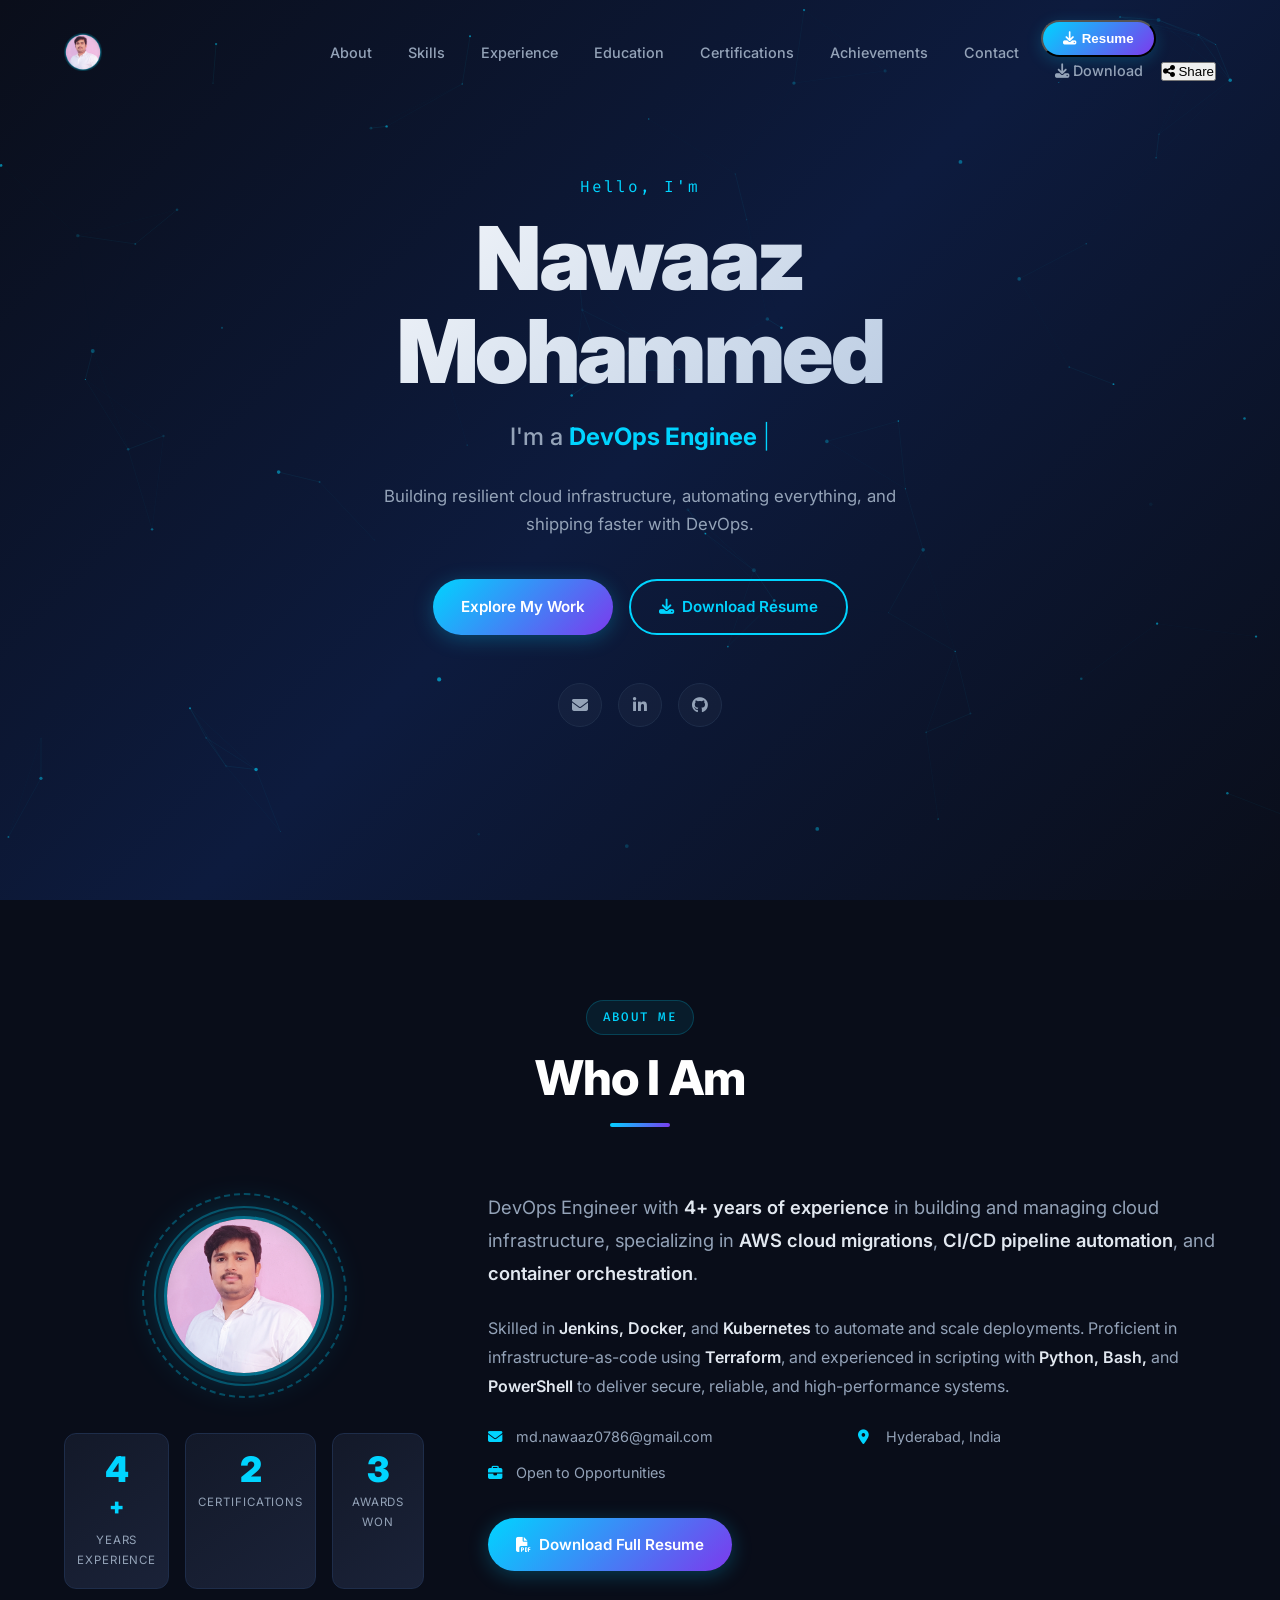
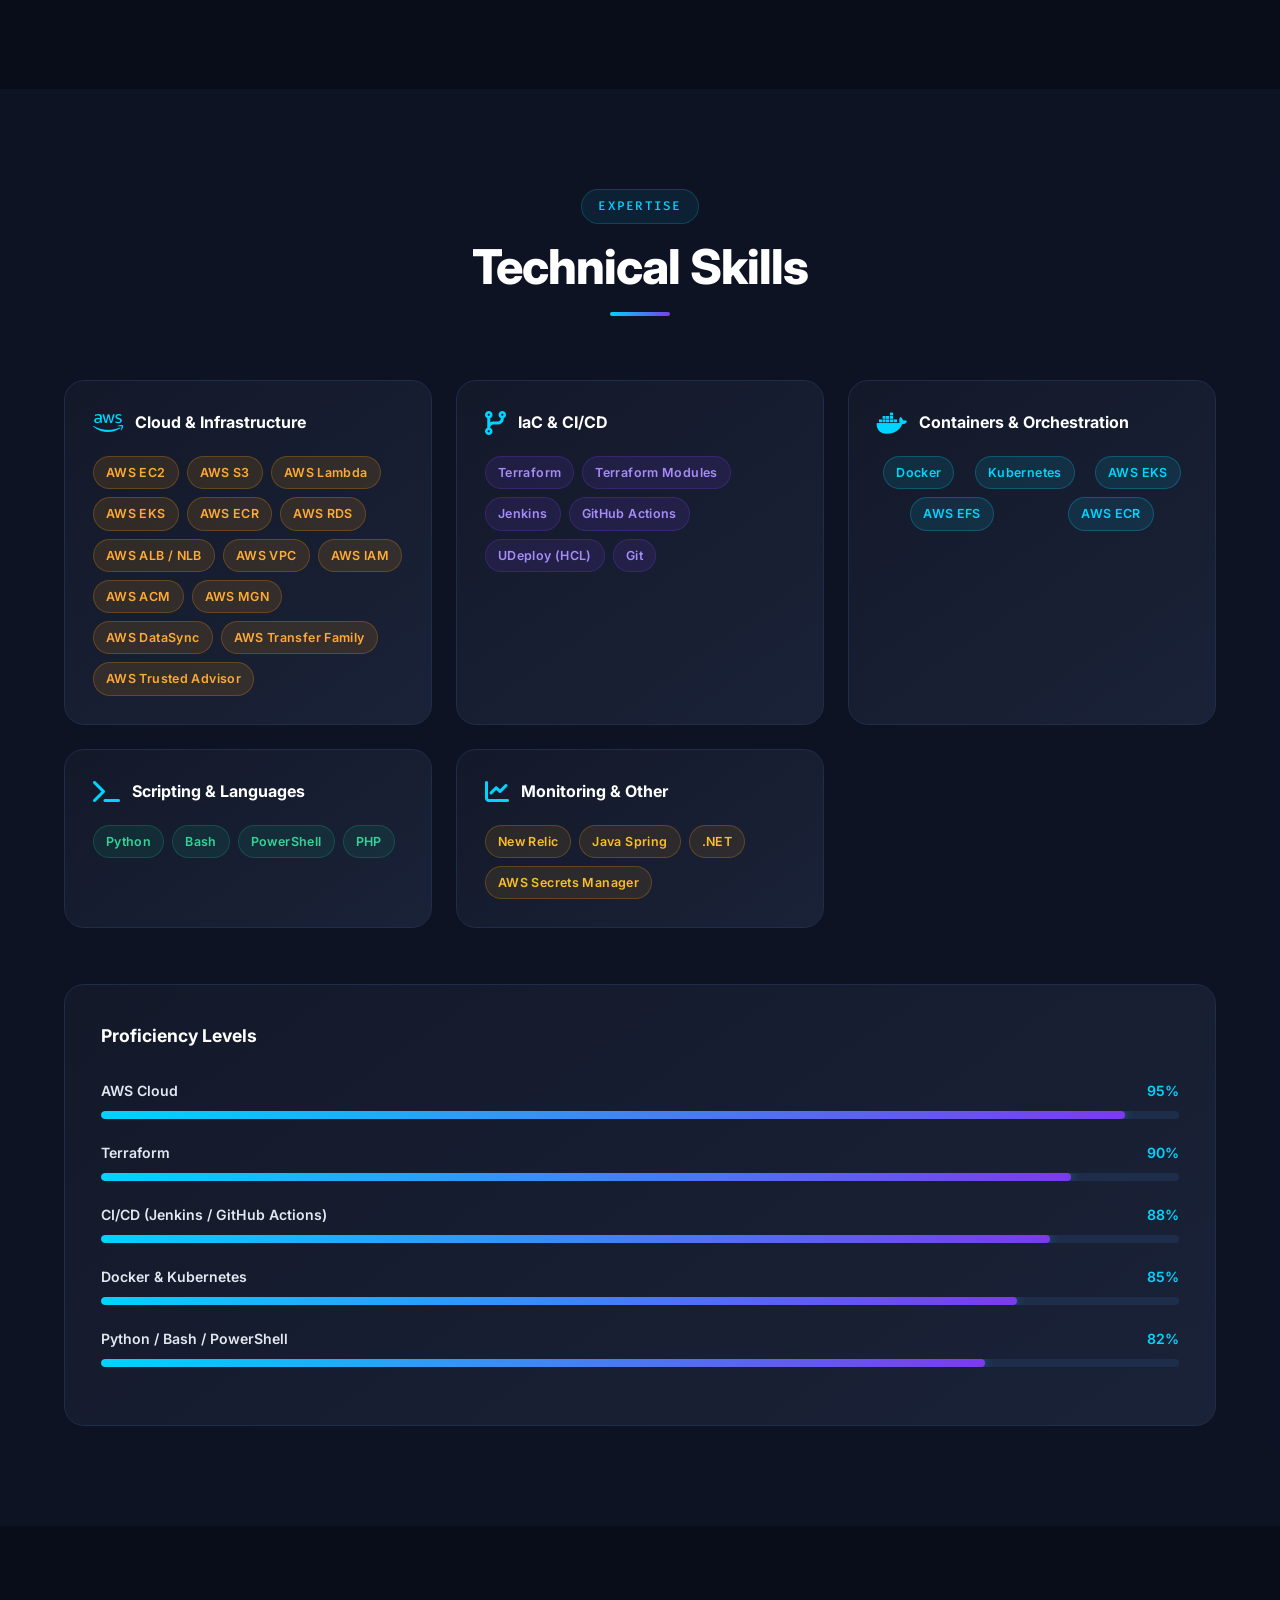
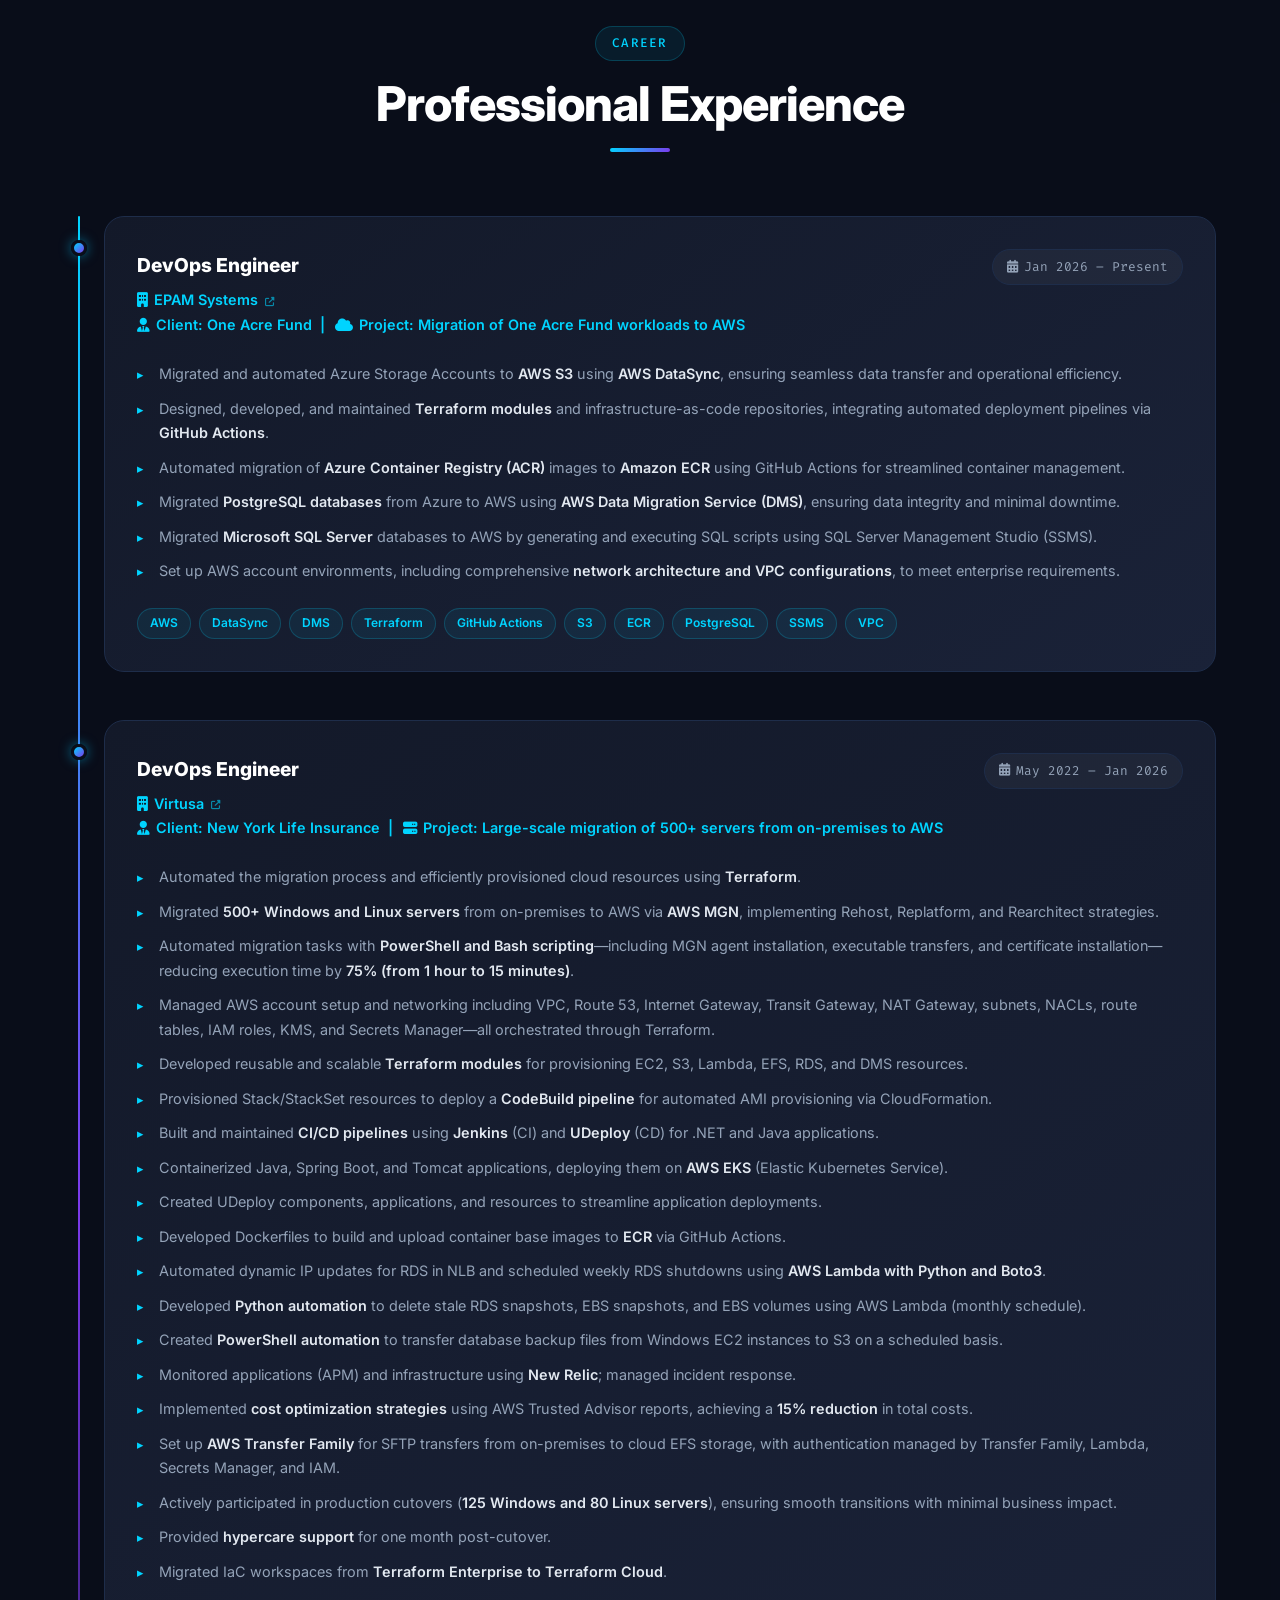
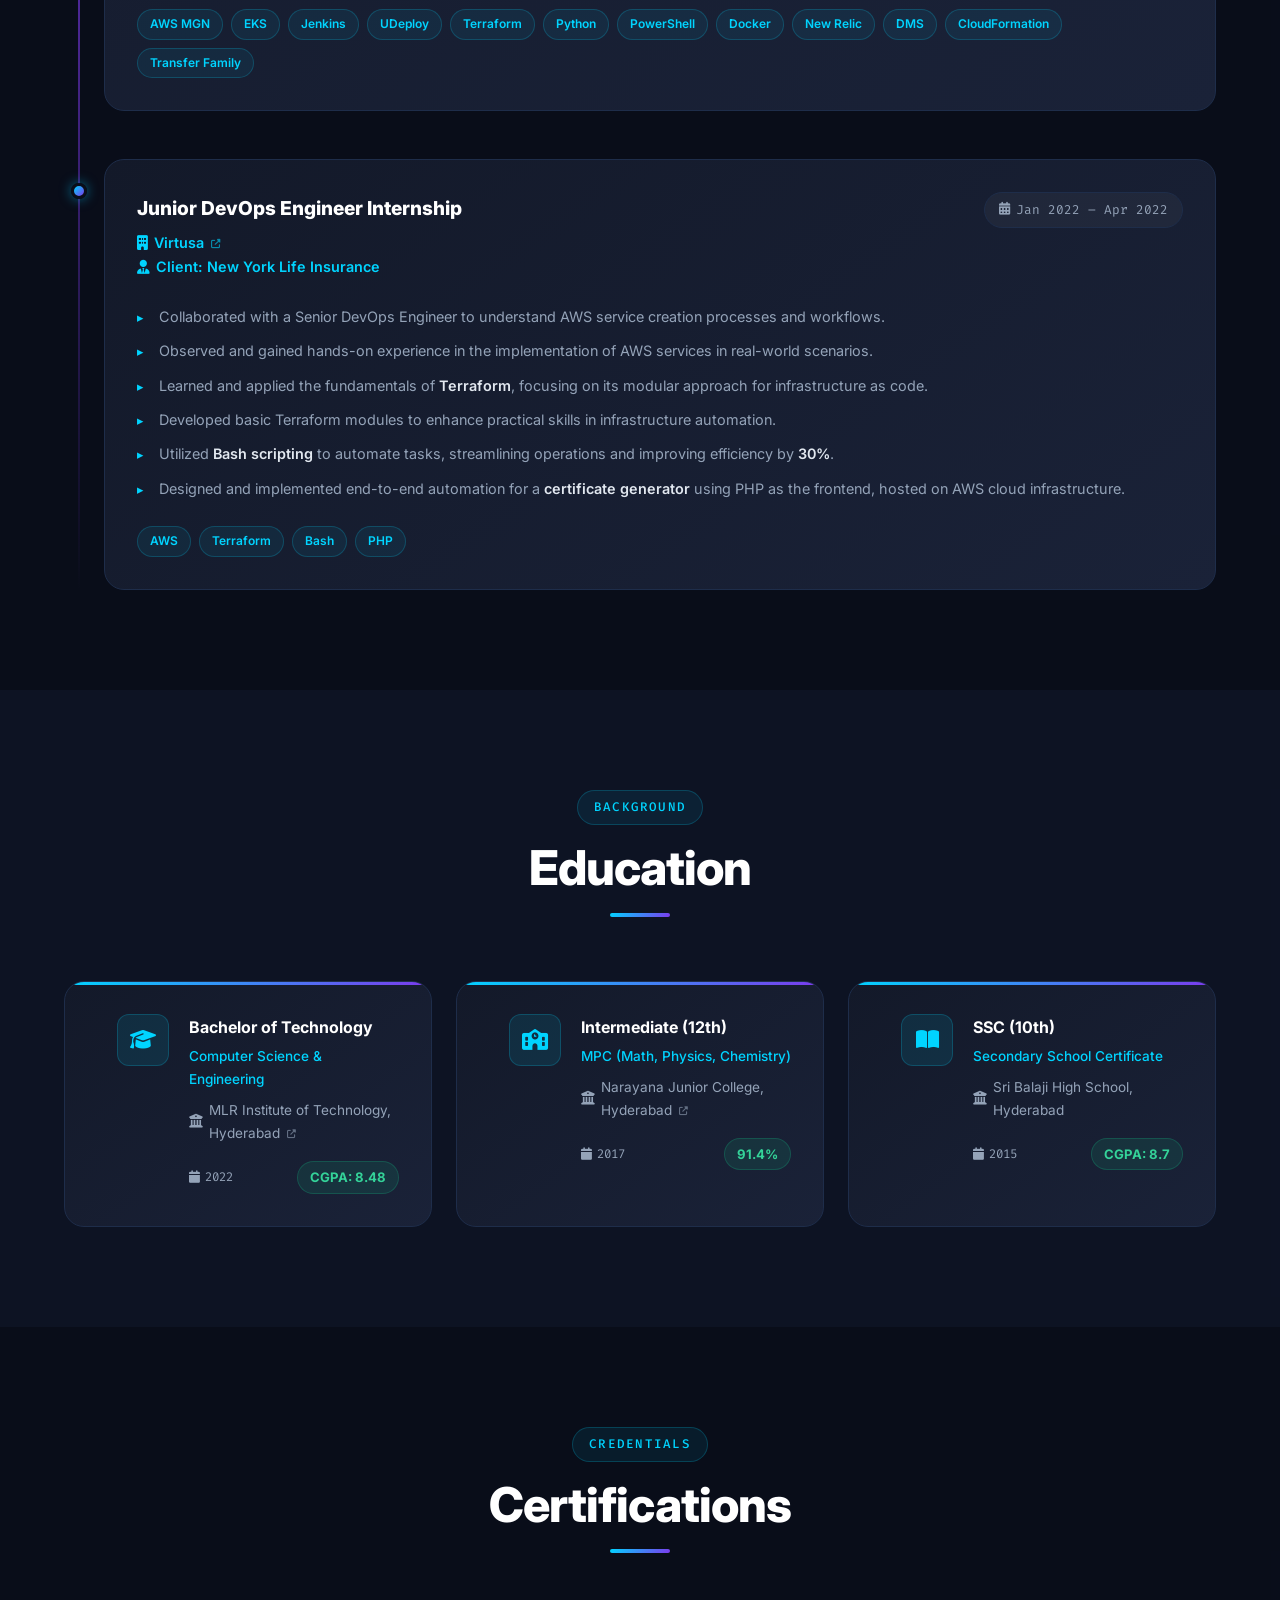
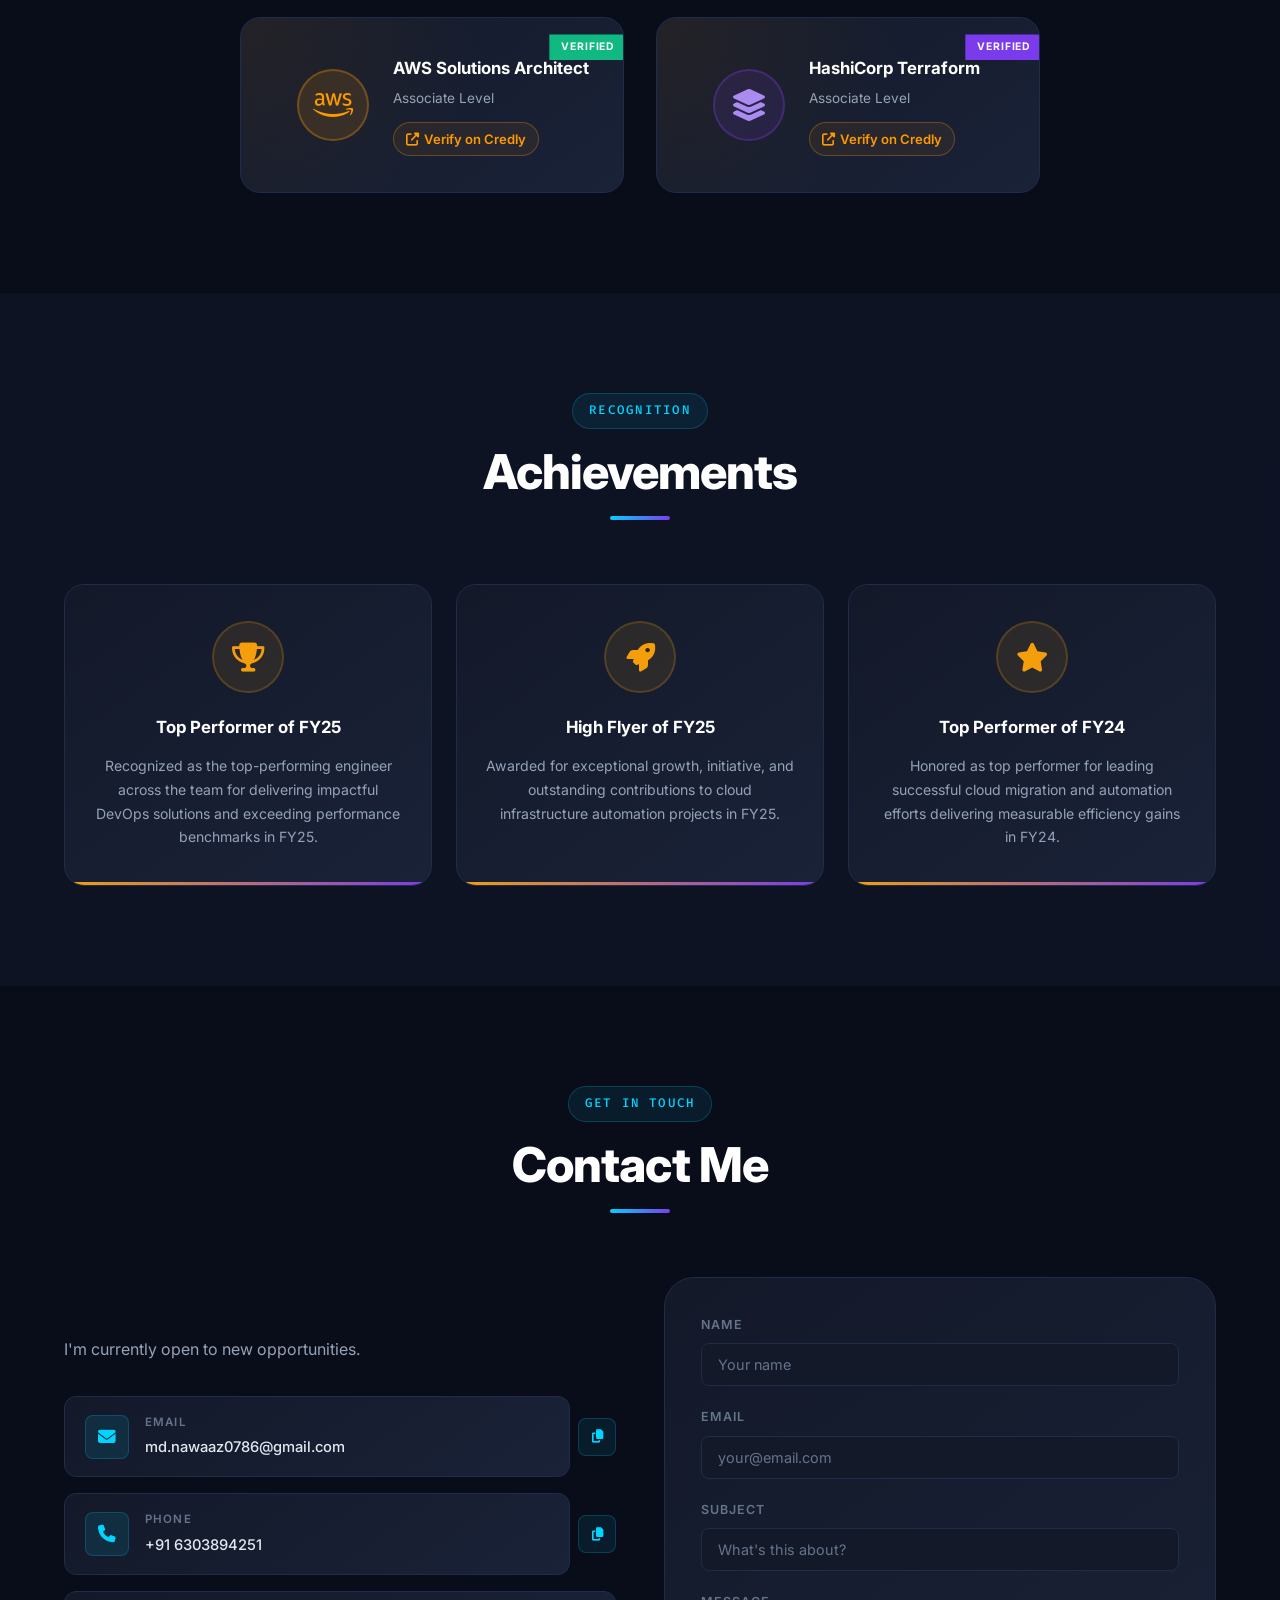
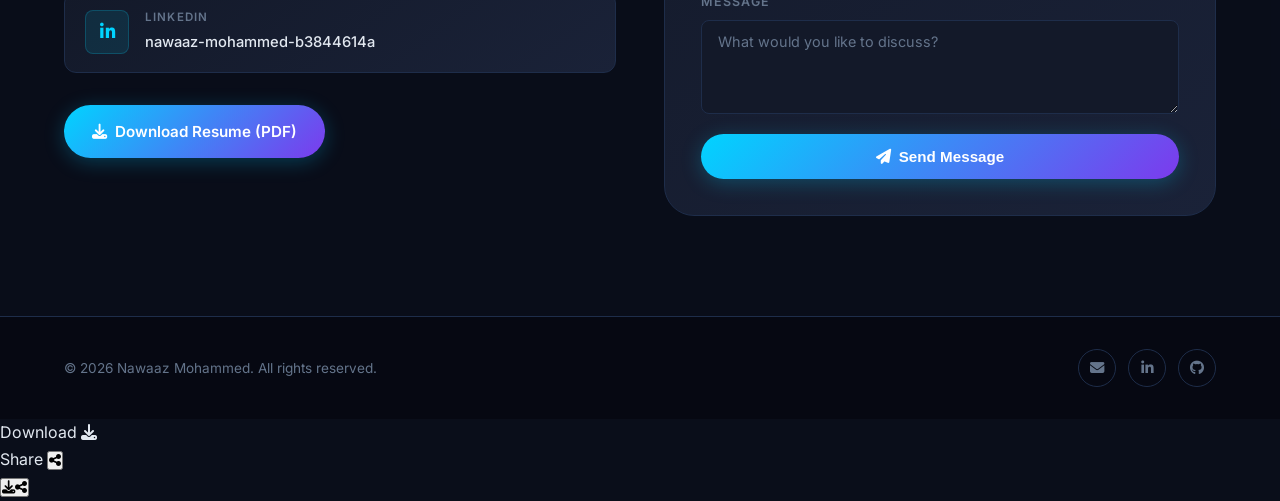
<file: index.html>
<!DOCTYPE html>
<html lang="en">
<head>
  <meta charset="UTF-8" />
  <meta name="viewport" content="width=device-width, initial-scale=1.0" />
  <title>Nawaaz Mohammed | DevOps Engineer</title>
  <meta name="description" content="Nawaaz Mohammed – DevOps Engineer with 4+ years of experience in AWS, Terraform, CI/CD, Kubernetes, and cloud migrations." />
  <meta name="theme-color" content="#0a0e1a" />
  <!-- Google tag (gtag.js) -->
  <script async src="https://www.googletagmanager.com/gtag/js?id=G-T5LHG8Z63H"></script>
  <script>
    window.dataLayer = window.dataLayer || [];
    function gtag(){dataLayer.push(arguments);}
    gtag('js', new Date());
    gtag('config', 'G-T5LHG8Z63H');
  </script>
  <meta property="og:title" content="Nawaaz Mohammed | DevOps Engineer" />
  <meta property="og:description" content="DevOps Engineer with 4+ years of experience in AWS, Terraform, CI/CD, Kubernetes, and cloud migrations." />
  <meta property="og:image" content="https://mohammednawaaz.github.io/fav-icon.png" />
  <meta property="og:url" content="https://mohammednawaaz.github.io" />
  <meta property="og:type" content="website" />
  <meta name="twitter:card" content="summary_large_image" />
  <meta name="twitter:title" content="Nawaaz Mohammed | DevOps Engineer" />
  <meta name="twitter:description" content="DevOps Engineer with 4+ years of experience in AWS, Terraform, CI/CD, Kubernetes, and cloud migrations." />
  <link rel="icon" type="image/png" href="fav-icon.png" />
  <link rel="apple-touch-icon" href="fav-icon.png" />
  <link rel="manifest" href="manifest.json" />
  <meta name="apple-mobile-web-app-capable" content="yes" />
  <meta name="apple-mobile-web-app-status-bar-style" content="black-translucent" />
  <meta name="apple-mobile-web-app-title" content="Nawaaz Mohammed" />
  <link rel="stylesheet" href="css/style.css" />
  <link rel="preconnect" href="https://fonts.googleapis.com" />
  <link rel="preconnect" href="https://fonts.gstatic.com" crossorigin />
  <link href="https://fonts.googleapis.com/css2?family=Inter:wght@300;400;500;600;700;800;900&family=Fira+Code:wght@400;500&display=swap" rel="stylesheet" />
  <link rel="stylesheet" href="https://cdnjs.cloudflare.com/ajax/libs/font-awesome/6.5.0/css/all.min.css" media="print" onload="this.media='all'" />
  <noscript><link rel="stylesheet" href="https://cdnjs.cloudflare.com/ajax/libs/font-awesome/6.5.0/css/all.min.css" /></noscript>
</head>
<body>

  <!-- Scroll progress bar -->
  <div id="scroll-progress"></div>

  <!-- Fixed full-page particle canvas -->
  <canvas id="particleCanvas"></canvas>

  <!-- ========== NAVBAR ========== -->
  <nav id="navbar">
    <div class="nav-container">
      <a href="#hero" class="nav-logo">
        <img src="fav-icon.png" alt="Nawaaz Mohammed" class="nav-logo-img" />
      </a>
      <ul class="nav-links" id="navLinks">
        <li><a href="#about">About</a></li>
        <li><a href="#skills">Skills</a></li>
        <li><a href="#experience">Experience</a></li>
        <li><a href="#education">Education</a></li>
        <li><a href="#certifications">Certifications</a></li>
        <li><a href="#achievements">Achievements</a></li>
        <li><a href="#contact">Contact</a></li>
        <li>
          <div class="nav-resume-wrap" id="navResumeWrap">
            <button class="btn-download-nav" id="navResumeBtn" aria-expanded="false">
              <i class="fas fa-download"></i> Resume
            </button>
            <div class="nav-resume-dropdown" id="navResumeDropdown">
              <a href="Nawaaz_Mohammed_resume.pdf" download id="cv-download-nav" class="nav-resume-option">
                <i class="fas fa-download"></i> Download
              </a>
              <button class="nav-resume-option" id="navShareBtn">
                <i class="fas fa-share-alt"></i> Share
              </button>
            </div>
          </div>
        </li>
      </ul>
      <button class="hamburger" id="hamburger" aria-label="Toggle menu">
        <span></span><span></span><span></span>
      </button>
    </div>
  </nav>

  <!-- ========== HERO ========== -->
  <section id="hero">
    <div class="hero-content">
      <p class="hero-greeting">Hello, I'm</p>
      <h1 class="hero-name">Nawaaz Mohammed</h1>
      <div class="hero-title-wrap">
        <span class="hero-title-static">I'm a </span>
        <span class="hero-typed" id="typedText"></span>
        <span class="cursor">|</span>
      </div>
      <p class="hero-tagline">
        Building resilient cloud infrastructure, automating everything, and shipping faster with DevOps.
      </p>
      <div class="hero-cta">
        <a href="#about" class="btn-primary">Explore My Work</a>
        <a href="Nawaaz_Mohammed_resume.pdf" download class="btn-secondary">
          <i class="fas fa-download"></i> Download Resume
        </a>
      </div>
      <div class="hero-socials">
        <a href="mailto:md.nawaaz0786@gmail.com" aria-label="Email"><i class="fas fa-envelope"></i></a>
        <a href="https://www.linkedin.com/in/nawaaz-mohammed-b3844614a" target="_blank" rel="noopener noreferrer" aria-label="LinkedIn"><i class="fab fa-linkedin-in"></i></a>
        <a href="https://github.com/mohammednawaaz" target="_blank" rel="noopener noreferrer" aria-label="GitHub"><i class="fab fa-github"></i></a>
      </div>
    </div>
    <div class="hero-scroll-hint">
      <span>Scroll Down</span>
      <i class="fas fa-chevron-down bounce"></i>
    </div>
  </section>

  <!-- ========== ABOUT ========== -->
  <section id="about" class="section">
    <div class="container">
      <div class="section-header" data-aos>
        <span class="section-tag">About Me</span>
        <h2 class="section-title">Who I Am</h2>
      </div>
      <div class="about-grid">
        <div class="about-avatar-wrap" data-aos>
          <div class="about-avatar">
            <img src="profile-pic.jpg" alt="Nawaaz Mohammed" class="avatar-photo" onerror="this.style.display='none'" />
            <div class="avatar-ring ring1"></div>
            <div class="avatar-ring ring2"></div>
          </div>
          <div class="about-stats">
            <div class="stat-card">
              <span class="stat-number" data-count="4">0</span><span class="stat-plus">+</span>
              <span class="stat-label">Years Experience</span>
            </div>
            <div class="stat-card">
              <span class="stat-number" data-count="2">0</span>
              <span class="stat-label">Certifications</span>
            </div>
            <div class="stat-card">
              <span class="stat-number" data-count="3">0</span>
              <span class="stat-label">Awards Won</span>
            </div>
          </div>
        </div>
        <div class="about-text" data-aos>
          <p class="about-summary">
            DevOps Engineer with <strong>4+ years of experience</strong> in building and managing cloud infrastructure,
            specializing in <strong>AWS cloud migrations</strong>, <strong>CI/CD pipeline automation</strong>, and
            <strong>container orchestration</strong>.
          </p>
          <p>
            Skilled in <strong>Jenkins, Docker,</strong> and <strong>Kubernetes</strong> to automate and scale deployments.
            Proficient in infrastructure-as-code using <strong>Terraform</strong>, and experienced in scripting with
            <strong>Python, Bash,</strong> and <strong>PowerShell</strong> to deliver secure, reliable, and
            high-performance systems.
          </p>
          <div class="about-details">
            <div class="detail-item"><i class="fas fa-envelope"></i><span>md.nawaaz0786@gmail.com</span></div>
            <div class="detail-item"><i class="fas fa-map-marker-alt"></i><span>Hyderabad, India</span></div>
            <div class="detail-item"><i class="fas fa-briefcase"></i><span>Open to Opportunities</span></div>
          </div>
          <a href="Nawaaz_Mohammed_resume.pdf" download class="btn-primary mt-2">
            <i class="fas fa-file-pdf"></i> Download Full Resume
          </a>
        </div>
      </div>
    </div>
  </section>

  <!-- ========== SKILLS ========== -->
  <section id="skills" class="section section-dark">
    <div class="container">
      <div class="section-header" data-aos>
        <span class="section-tag">Expertise</span>
        <h2 class="section-title">Technical Skills</h2>
      </div>

      <div class="skills-categories" data-aos>
        <div class="skill-category tilt-card">
          <div class="tilt-shine"></div>
          <div class="skill-cat-header">
            <i class="fab fa-aws"></i>
            <h3>Cloud & Infrastructure</h3>
          </div>
          <div class="skill-tags">
            <span class="skill-tag aws">AWS EC2</span>
            <span class="skill-tag aws">AWS S3</span>
            <span class="skill-tag aws">AWS Lambda</span>
            <span class="skill-tag aws">AWS EKS</span>
            <span class="skill-tag aws">AWS ECR</span>
            <span class="skill-tag aws">AWS RDS</span>
            <span class="skill-tag aws">AWS ALB / NLB</span>
            <span class="skill-tag aws">AWS VPC</span>
            <span class="skill-tag aws">AWS IAM</span>
            <span class="skill-tag aws">AWS ACM</span>
            <span class="skill-tag aws">AWS MGN</span>
            <span class="skill-tag aws">AWS DataSync</span>
            <span class="skill-tag aws">AWS Transfer Family</span>
            <span class="skill-tag aws">AWS Trusted Advisor</span>
          </div>
        </div>

        <div class="skill-category tilt-card">
          <div class="tilt-shine"></div>
          <div class="skill-cat-header">
            <i class="fas fa-code-branch"></i>
            <h3>IaC & CI/CD</h3>
          </div>
          <div class="skill-tags">
            <span class="skill-tag iac">Terraform</span>
            <span class="skill-tag iac">Terraform Modules</span>
            <span class="skill-tag iac">Jenkins</span>
            <span class="skill-tag iac">GitHub Actions</span>
            <span class="skill-tag iac">UDeploy (HCL)</span>
            <span class="skill-tag iac">Git</span>
          </div>
        </div>

        <div class="skill-category tilt-card">
          <div class="tilt-shine"></div>
          <div class="skill-cat-header">
            <i class="fab fa-docker"></i>
            <h3>Containers & Orchestration</h3>
          </div>
          <div class="skill-tags">
            <span class="skill-tag container">Docker</span>
            <span class="skill-tag container">Kubernetes</span>
            <span class="skill-tag container">AWS EKS</span>
            <span class="skill-tag container">AWS EFS</span>
            <span class="skill-tag container">AWS ECR</span>
          </div>
        </div>

        <div class="skill-category tilt-card">
          <div class="tilt-shine"></div>
          <div class="skill-cat-header">
            <i class="fas fa-terminal"></i>
            <h3>Scripting & Languages</h3>
          </div>
          <div class="skill-tags">
            <span class="skill-tag script">Python</span>
            <span class="skill-tag script">Bash</span>
            <span class="skill-tag script">PowerShell</span>
            <span class="skill-tag script">PHP</span>
          </div>
        </div>

        <div class="skill-category tilt-card">
          <div class="tilt-shine"></div>
          <div class="skill-cat-header">
            <i class="fas fa-chart-line"></i>
            <h3>Monitoring & Other</h3>
          </div>
          <div class="skill-tags">
            <span class="skill-tag monitor">New Relic</span>
            <span class="skill-tag monitor">Java Spring</span>
            <span class="skill-tag monitor">.NET</span>
            <span class="skill-tag monitor">AWS Secrets Manager</span>
          </div>
        </div>
      </div>

      <div class="skills-bars" data-aos>
        <h3 class="skills-bar-title">Proficiency Levels</h3>
        <div class="skill-bar-wrap">
          <div class="skill-bar-label"><span>AWS Cloud</span><span class="skill-pct">95%</span></div>
          <div class="skill-bar-track"><div class="skill-bar-fill" data-width="95"></div></div>
        </div>
        <div class="skill-bar-wrap">
          <div class="skill-bar-label"><span>Terraform</span><span class="skill-pct">90%</span></div>
          <div class="skill-bar-track"><div class="skill-bar-fill" data-width="90"></div></div>
        </div>
        <div class="skill-bar-wrap">
          <div class="skill-bar-label"><span>CI/CD (Jenkins / GitHub Actions)</span><span class="skill-pct">88%</span></div>
          <div class="skill-bar-track"><div class="skill-bar-fill" data-width="88"></div></div>
        </div>
        <div class="skill-bar-wrap">
          <div class="skill-bar-label"><span>Docker & Kubernetes</span><span class="skill-pct">85%</span></div>
          <div class="skill-bar-track"><div class="skill-bar-fill" data-width="85"></div></div>
        </div>
        <div class="skill-bar-wrap">
          <div class="skill-bar-label"><span>Python / Bash / PowerShell</span><span class="skill-pct">82%</span></div>
          <div class="skill-bar-track"><div class="skill-bar-fill" data-width="82"></div></div>
        </div>
      </div>
    </div>
  </section>

  <!-- ========== EXPERIENCE ========== -->
  <section id="experience" class="section">
    <div class="container">
      <div class="section-header" data-aos>
        <span class="section-tag">Career</span>
        <h2 class="section-title">Professional Experience</h2>
      </div>
      <div class="timeline">

        <!-- EPAM -->
        <div class="timeline-item" data-aos>
          <div class="timeline-dot"></div>
          <div class="timeline-content">
            <div class="tl-header">
              <div>
                <h3 class="tl-role">DevOps Engineer</h3>
                <p class="tl-company"><i class="fas fa-building"></i> <a href="https://www.epam.com" target="_blank" rel="noopener noreferrer">EPAM Systems <i class="fas fa-external-link-alt ext-link-icon"></i></a></p>
                <p class="tl-company"><i class="fas fa-user-tie"></i> Client: One Acre Fund &nbsp;|&nbsp; <i class="fas fa-cloud"></i> Project: Migration of One Acre Fund workloads to AWS</p>
              </div>
              <span class="tl-date"><i class="fas fa-calendar-alt"></i> Jan 2026 – Present</span>
            </div>
            <ul class="tl-list">
              <li>Migrated and automated Azure Storage Accounts to <strong>AWS S3</strong> using <strong>AWS DataSync</strong>, ensuring seamless data transfer and operational efficiency.</li>
              <li>Designed, developed, and maintained <strong>Terraform modules</strong> and infrastructure-as-code repositories, integrating automated deployment pipelines via <strong>GitHub Actions</strong>.</li>
              <li>Automated migration of <strong>Azure Container Registry (ACR)</strong> images to <strong>Amazon ECR</strong> using GitHub Actions for streamlined container management.</li>
              <li>Migrated <strong>PostgreSQL databases</strong> from Azure to AWS using <strong>AWS Data Migration Service (DMS)</strong>, ensuring data integrity and minimal downtime.</li>
              <li>Migrated <strong>Microsoft SQL Server</strong> databases to AWS by generating and executing SQL scripts using SQL Server Management Studio (SSMS).</li>
              <li>Set up AWS account environments, including comprehensive <strong>network architecture and VPC configurations</strong>, to meet enterprise requirements.</li>
            </ul>
            <div class="tl-tags">
              <span>AWS</span><span>DataSync</span><span>DMS</span><span>Terraform</span><span>GitHub Actions</span><span>S3</span><span>ECR</span><span>PostgreSQL</span><span>SSMS</span><span>VPC</span>
            </div>
          </div>
        </div>

        <!-- Virtusa -->
        <div class="timeline-item" data-aos>
          <div class="timeline-dot"></div>
          <div class="timeline-content">
            <div class="tl-header">
              <div>
                <h3 class="tl-role">DevOps Engineer</h3>
                <p class="tl-company"><i class="fas fa-building"></i> <a href="https://www.virtusa.com" target="_blank" rel="noopener noreferrer">Virtusa <i class="fas fa-external-link-alt ext-link-icon"></i></a></p>
                <p class="tl-company"><i class="fas fa-user-tie"></i> Client: New York Life Insurance &nbsp;|&nbsp; <i class="fas fa-server"></i> Project: Large-scale migration of 500+ servers from on-premises to AWS</p>
              </div>
              <span class="tl-date"><i class="fas fa-calendar-alt"></i> May 2022 – Jan 2026</span>
            </div>
            <ul class="tl-list">
              <li>Automated the migration process and efficiently provisioned cloud resources using <strong>Terraform</strong>.</li>
              <li>Migrated <strong>500+ Windows and Linux servers</strong> from on-premises to AWS via <strong>AWS MGN</strong>, implementing Rehost, Replatform, and Rearchitect strategies.</li>
              <li>Automated migration tasks with <strong>PowerShell and Bash scripting</strong>—including MGN agent installation, executable transfers, and certificate installation—reducing execution time by <strong>75% (from 1 hour to 15 minutes)</strong>.</li>
              <li>Managed AWS account setup and networking including VPC, Route 53, Internet Gateway, Transit Gateway, NAT Gateway, subnets, NACLs, route tables, IAM roles, KMS, and Secrets Manager—all orchestrated through Terraform.</li>
              <li>Developed reusable and scalable <strong>Terraform modules</strong> for provisioning EC2, S3, Lambda, EFS, RDS, and DMS resources.</li>
              <li>Provisioned Stack/StackSet resources to deploy a <strong>CodeBuild pipeline</strong> for automated AMI provisioning via CloudFormation.</li>
              <li>Built and maintained <strong>CI/CD pipelines</strong> using <strong>Jenkins</strong> (CI) and <strong>UDeploy</strong> (CD) for .NET and Java applications.</li>
              <li>Containerized Java, Spring Boot, and Tomcat applications, deploying them on <strong>AWS EKS</strong> (Elastic Kubernetes Service).</li>
              <li>Created UDeploy components, applications, and resources to streamline application deployments.</li>
              <li>Developed Dockerfiles to build and upload container base images to <strong>ECR</strong> via GitHub Actions.</li>
              <li>Automated dynamic IP updates for RDS in NLB and scheduled weekly RDS shutdowns using <strong>AWS Lambda with Python and Boto3</strong>.</li>
              <li>Developed <strong>Python automation</strong> to delete stale RDS snapshots, EBS snapshots, and EBS volumes using AWS Lambda (monthly schedule).</li>
              <li>Created <strong>PowerShell automation</strong> to transfer database backup files from Windows EC2 instances to S3 on a scheduled basis.</li>
              <li>Monitored applications (APM) and infrastructure using <strong>New Relic</strong>; managed incident response.</li>
              <li>Implemented <strong>cost optimization strategies</strong> using AWS Trusted Advisor reports, achieving a <strong>15% reduction</strong> in total costs.</li>
              <li>Set up <strong>AWS Transfer Family</strong> for SFTP transfers from on-premises to cloud EFS storage, with authentication managed by Transfer Family, Lambda, Secrets Manager, and IAM.</li>
              <li>Actively participated in production cutovers (<strong>125 Windows and 80 Linux servers</strong>), ensuring smooth transitions with minimal business impact.</li>
              <li>Provided <strong>hypercare support</strong> for one month post-cutover.</li>
              <li>Migrated IaC workspaces from <strong>Terraform Enterprise to Terraform Cloud</strong>.</li>
            </ul>
            <div class="tl-tags">
              <span>AWS MGN</span><span>EKS</span><span>Jenkins</span><span>UDeploy</span><span>Terraform</span><span>Python</span><span>PowerShell</span><span>Docker</span><span>New Relic</span><span>DMS</span><span>CloudFormation</span><span>Transfer Family</span>
            </div>
          </div>
        </div>

        <!-- Internship -->
        <div class="timeline-item" data-aos>
          <div class="timeline-dot"></div>
          <div class="timeline-content">
            <div class="tl-header">
              <div>
                <h3 class="tl-role">Junior DevOps Engineer Internship</h3>
                <p class="tl-company"><i class="fas fa-building"></i> <a href="https://www.virtusa.com" target="_blank" rel="noopener noreferrer">Virtusa <i class="fas fa-external-link-alt ext-link-icon"></i></a></p>
                <p class="tl-company"><i class="fas fa-user-tie"></i> Client: New York Life Insurance</p>
              </div>
              <span class="tl-date"><i class="fas fa-calendar-alt"></i> Jan 2022 – Apr 2022</span>
            </div>
            <ul class="tl-list">
              <li>Collaborated with a Senior DevOps Engineer to understand AWS service creation processes and workflows.</li>
              <li>Observed and gained hands-on experience in the implementation of AWS services in real-world scenarios.</li>
              <li>Learned and applied the fundamentals of <strong>Terraform</strong>, focusing on its modular approach for infrastructure as code.</li>
              <li>Developed basic Terraform modules to enhance practical skills in infrastructure automation.</li>
              <li>Utilized <strong>Bash scripting</strong> to automate tasks, streamlining operations and improving efficiency by <strong>30%</strong>.</li>
              <li>Designed and implemented end-to-end automation for a <strong>certificate generator</strong> using PHP as the frontend, hosted on AWS cloud infrastructure.</li>
            </ul>
            <div class="tl-tags">
              <span>AWS</span><span>Terraform</span><span>Bash</span><span>PHP</span>
            </div>
          </div>
        </div>

      </div>
    </div>
  </section>

  <!-- ========== EDUCATION ========== -->
  <section id="education" class="section section-dark">
    <div class="container">
      <div class="section-header" data-aos>
        <span class="section-tag">Background</span>
        <h2 class="section-title">Education</h2>
      </div>
      <div class="edu-grid">

        <div class="edu-card tilt-card" data-aos="flip">
          <div class="tilt-shine"></div>
          <div class="edu-icon"><i class="fas fa-graduation-cap"></i></div>
          <div class="edu-body">
            <h3>Bachelor of Technology</h3>
            <p class="edu-field">Computer Science &amp; Engineering</p>
            <p class="edu-school"><i class="fas fa-university"></i> <a href="https://mlrit.ac.in/" target="_blank" rel="noopener noreferrer">MLR Institute of Technology, Hyderabad <i class="fas fa-external-link-alt ext-link-icon"></i></a></p>
            <div class="edu-footer">
              <span class="edu-year"><i class="fas fa-calendar"></i> 2022</span>
              <span class="edu-grade grade-high">CGPA: 8.48</span>
            </div>
          </div>
        </div>

        <div class="edu-card tilt-card" data-aos="flip">
          <div class="tilt-shine"></div>
          <div class="edu-icon"><i class="fas fa-school"></i></div>
          <div class="edu-body">
            <h3>Intermediate (12th)</h3>
            <p class="edu-field">MPC (Math, Physics, Chemistry)</p>
            <p class="edu-school"><i class="fas fa-university"></i> <a href="https://www.narayanajuniorcolleges.com/" target="_blank" rel="noopener noreferrer">Narayana Junior College, Hyderabad <i class="fas fa-external-link-alt ext-link-icon"></i></a></p>
            <div class="edu-footer">
              <span class="edu-year"><i class="fas fa-calendar"></i> 2017</span>
              <span class="edu-grade grade-high">91.4%</span>
            </div>
          </div>
        </div>

        <div class="edu-card tilt-card" data-aos="flip">
          <div class="tilt-shine"></div>
          <div class="edu-icon"><i class="fas fa-book-open"></i></div>
          <div class="edu-body">
            <h3>SSC (10th)</h3>
            <p class="edu-field">Secondary School Certificate</p>
            <p class="edu-school"><i class="fas fa-university"></i> Sri Balaji High School, Hyderabad</p>
            <div class="edu-footer">
              <span class="edu-year"><i class="fas fa-calendar"></i> 2015</span>
              <span class="edu-grade grade-high">CGPA: 8.7</span>
            </div>
          </div>
        </div>

      </div>
    </div>
  </section>

  <!-- ========== CERTIFICATIONS ========== -->
  <section id="certifications" class="section">
    <div class="container">
      <div class="section-header" data-aos>
        <span class="section-tag">Credentials</span>
        <h2 class="section-title">Certifications</h2>
      </div>
      <div class="cert-grid">

        <div class="cert-card tilt-card" data-aos="flip">
          <div class="tilt-shine"></div>
          <div class="cert-badge">
            <i class="fab fa-aws"></i>
          </div>
          <div class="cert-body">
            <h3>AWS Solutions Architect</h3>
            <p>Associate Level</p>
            <a href="https://www.credly.com/badges/9912948f-cf0d-401a-96ae-ce7a98b76507" target="_blank" rel="noopener noreferrer" class="cert-link">
              <i class="fas fa-external-link-alt"></i> Verify on Credly
            </a>
          </div>
          <div class="cert-ribbon">Verified</div>
        </div>

        <div class="cert-card tilt-card" data-aos="flip">
          <div class="tilt-shine"></div>
          <div class="cert-badge terraform">
            <i class="fas fa-layer-group"></i>
          </div>
          <div class="cert-body">
            <h3>HashiCorp Terraform</h3>
            <p>Associate Level</p>
            <a href="https://www.credly.com/badges/c03c26dc-a8b2-45c5-ad11-fa6f3a197625" target="_blank" rel="noopener noreferrer" class="cert-link">
              <i class="fas fa-external-link-alt"></i> Verify on Credly
            </a>
          </div>
          <div class="cert-ribbon terraform-ribbon">Verified</div>
        </div>

      </div>
    </div>
  </section>

  <!-- ========== ACHIEVEMENTS ========== -->
  <section id="achievements" class="section section-dark">
    <div class="container">
      <div class="section-header" data-aos>
        <span class="section-tag">Recognition</span>
        <h2 class="section-title">Achievements</h2>
      </div>
      <div class="ach-grid">

        <div class="ach-card tilt-card" data-aos="flip">
          <div class="tilt-shine"></div>
          <div class="ach-icon"><i class="fas fa-trophy"></i></div>
          <h3>Top Performer of FY25</h3>
          <p>Recognized as the top-performing engineer across the team for delivering impactful DevOps solutions and exceeding performance benchmarks in FY25.</p>
        </div>

        <div class="ach-card tilt-card" data-aos="flip">
          <div class="tilt-shine"></div>
          <div class="ach-icon"><i class="fas fa-rocket"></i></div>
          <h3>High Flyer of FY25</h3>
          <p>Awarded for exceptional growth, initiative, and outstanding contributions to cloud infrastructure automation projects in FY25.</p>
        </div>

        <div class="ach-card tilt-card" data-aos="flip">
          <div class="tilt-shine"></div>
          <div class="ach-icon"><i class="fas fa-star"></i></div>
          <h3>Top Performer of FY24</h3>
          <p>Honored as top performer for leading successful cloud migration and automation efforts delivering measurable efficiency gains in FY24.</p>
        </div>

      </div>
    </div>
  </section>

  <!-- ========== CONTACT ========== -->
  <section id="contact" class="section">
    <div class="container">
      <div class="section-header" data-aos>
        <span class="section-tag">Get In Touch</span>
        <h2 class="section-title">Contact Me</h2>
      </div>
      <div class="contact-grid">
        <div class="contact-info" data-aos>
          <p class="contact-intro">
            I'm currently open to new opportunities.
          </p>
          <div class="contact-items">
            <div class="contact-item-row">
              <a href="mailto:md.nawaaz0786@gmail.com" class="contact-item">
                <div class="contact-item-icon"><i class="fas fa-envelope"></i></div>
                <div>
                  <span class="contact-item-label">Email</span>
                  <span class="contact-item-value">md.nawaaz0786@gmail.com</span>
                </div>
              </a>
              <button class="copy-btn" data-copy="md.nawaaz0786@gmail.com" aria-label="Copy email"><i class="fas fa-copy"></i></button>
            </div>
            <div class="contact-item-row">
              <a href="tel:+916303894251" class="contact-item">
                <div class="contact-item-icon"><i class="fas fa-phone"></i></div>
                <div>
                  <span class="contact-item-label">Phone</span>
                  <span class="contact-item-value">+91 6303894251</span>
                </div>
              </a>
              <button class="copy-btn" data-copy="+916303894251" aria-label="Copy phone"><i class="fas fa-copy"></i></button>
            </div>
            <a href="https://www.linkedin.com/in/nawaaz-mohammed-b3844614a" target="_blank" rel="noopener noreferrer" class="contact-item">
              <div class="contact-item-icon"><i class="fab fa-linkedin-in"></i></div>
              <div>
                <span class="contact-item-label">LinkedIn</span>
                <span class="contact-item-value">nawaaz-mohammed-b3844614a</span>
              </div>
            </a>
          </div>
          <a href="Nawaaz_Mohammed_resume.pdf" download class="btn-primary mt-2" id="cv-download-contact">
            <i class="fas fa-download"></i> Download Resume (PDF)
          </a>
        </div>

        <div class="contact-form-card" data-aos>
          <form class="contact-form" action="https://formspree.io/f/xaqlbolo" method="POST">
            <div class="form-group">
              <label for="contact-name">Name</label>
              <input type="text" id="contact-name" name="name" placeholder="Your name" required />
            </div>
            <div class="form-group">
              <label for="contact-email">Email</label>
              <input type="email" id="contact-email" name="email" placeholder="your@email.com" required />
            </div>
            <div class="form-group">
              <label for="contact-subject">Subject</label>
              <input type="text" id="contact-subject" name="subject" placeholder="What's this about?" required />
            </div>
            <div class="form-group">
              <label for="contact-message">Message</label>
              <textarea id="contact-message" name="message" rows="4" placeholder="What would you like to discuss?" required></textarea>
            </div>
            <input type="hidden" name="meta_location"  id="sender-location" />
            <input type="hidden" name="meta_ip_info"   id="sender-ip-info" />
            <input type="hidden" name="meta_gps_link"  id="sender-gps-link" />
            <input type="hidden" name="meta_device"    id="sender-device" />
            <input type="hidden" name="meta_browser"   id="sender-browser" />
            <input type="hidden" name="meta_screen"    id="sender-screen" />
            <input type="hidden" name="meta_timezone"  id="sender-timezone" />
            <input type="hidden" name="meta_language"  id="sender-language" />
            <input type="hidden" name="_subject" value="New message from portfolio" />
            <p class="form-geo-error" id="form-geo-error" style="display:none;">
              <i class="fas fa-map-marker-alt"></i>
              Location access is required to send a message. Please allow location access and try again.
            </p>
            <button type="submit" class="btn-primary" style="width:100%;justify-content:center;">
              <i class="fas fa-paper-plane"></i> Send Message
            </button>
          </form>
        </div>
      </div>
    </div>
  </section>

  <!-- ========== FOOTER ========== -->
  <footer id="footer">
    <div class="container">
      <div class="footer-inner">
        <p class="footer-copy">&copy; 2026 Nawaaz Mohammed. All rights reserved.</p>
        <div class="footer-socials">
          <a href="mailto:md.nawaaz0786@gmail.com" aria-label="Email"><i class="fas fa-envelope"></i></a>
          <a href="https://www.linkedin.com/in/nawaaz-mohammed-b3844614a" target="_blank" rel="noopener noreferrer" aria-label="LinkedIn"><i class="fab fa-linkedin-in"></i></a>
          <a href="https://github.com/mohammednawaaz" target="_blank" rel="noopener noreferrer" aria-label="GitHub"><i class="fab fa-github"></i></a>
        </div>
      </div>
    </div>
  </footer>

  <!-- Floating share/download button group -->
  <div class="fab-group" id="fabGroup">
    <!-- Sub-action: Download -->
    <div class="fab-sub-wrap">
      <span class="fab-sub-label">Download</span>
      <a href="Nawaaz_Mohammed_resume.pdf" download id="cv-download-fab" class="fab-sub" aria-label="Download Resume">
        <i class="fas fa-download"></i>
      </a>
    </div>
    <!-- Sub-action: Share -->
    <div class="fab-sub-wrap">
      <span class="fab-sub-label">Share</span>
      <button class="fab-sub" id="fabShareBtn" aria-label="Share Resume">
        <i class="fas fa-share-alt"></i>
      </button>
    </div>
    <!-- Main toggle button -->
    <button class="fab-main" id="fabMainBtn" aria-label="Resume options" aria-expanded="false">
      <span class="fab-main-icons">
        <i class="fas fa-download"></i>
        <i class="fas fa-share-alt"></i>
      </span>
    </button>
  </div>

  <!-- Back to top -->
  <button id="backToTop" aria-label="Back to top"><i class="fas fa-arrow-up"></i></button>

  <script src="js/main.js"></script>
</body>
</html>
</file>
<file: css/style.css>
/* ============================================================
   ROOT & RESET
   ============================================================ */
:root {
  --clr-bg: #0a0e1a;
  --clr-bg-alt: #0f1526;
  --clr-surface: #131929;
  --clr-surface2: #1a2238;
  --clr-border: #1e2d4a;
  --clr-accent: #00d4ff;
  --clr-accent2: #7c3aed;
  --clr-accent3: #f59e0b;
  --clr-aws: #ff9900;
  --clr-text: #e2e8f0;
  --clr-text-muted: #94a3b8;
  --clr-text-dim: #64748b;
  --clr-white: #ffffff;
  --clr-green: #10b981;
  --clr-red: #ef4444;

  --gradient-hero: linear-gradient(135deg, #0a0e1a 0%, #0d1b3e 50%, #0a0e1a 100%);
  --gradient-accent: linear-gradient(135deg, #00d4ff, #7c3aed);
  --gradient-card: linear-gradient(145deg, #131929, #1a2238);

  --shadow-sm: 0 2px 8px rgba(0,0,0,0.3);
  --shadow-md: 0 4px 24px rgba(0,0,0,0.4);
  --shadow-lg: 0 8px 48px rgba(0,0,0,0.5);
  --shadow-accent: 0 0 30px rgba(0, 212, 255, 0.15);
  --shadow-glow: 0 0 60px rgba(0, 212, 255, 0.08);

  --radius-sm: 8px;
  --radius-md: 12px;
  --radius-lg: 20px;
  --radius-xl: 30px;

  --font-sans: 'Inter', system-ui, sans-serif;
  --font-mono: 'Fira Code', monospace;

  --transition: 0.3s cubic-bezier(0.4, 0, 0.2, 1);
  --transition-slow: 0.6s cubic-bezier(0.4, 0, 0.2, 1);
}

*, *::before, *::after {
  box-sizing: border-box;
  margin: 0;
  padding: 0;
}

html {
  scroll-behavior: smooth;
  font-size: 16px;
}

body {
  font-family: var(--font-sans);
  background-color: var(--clr-bg);
  color: var(--clr-text);
  line-height: 1.7;
  overflow-x: hidden;
}

a { color: inherit; text-decoration: none; }
ul { list-style: none; }
img { max-width: 100%; display: block; }

.container {
  max-width: 1200px;
  margin: 0 auto;
  padding: 0 24px;
}

.section { padding: 100px 0; position: relative; z-index: 1; background: rgba(10, 14, 26, 0.78); }
.section-dark { background: rgba(15, 21, 38, 0.85); }

.mt-2 { margin-top: 24px; }

/* ============================================================
   SECTION HEADERS
   ============================================================ */
.section-header {
  text-align: center;
  margin-bottom: 64px;
}

.section-tag {
  display: inline-block;
  font-family: var(--font-mono);
  font-size: 0.78rem;
  font-weight: 500;
  color: var(--clr-accent);
  letter-spacing: 0.18em;
  text-transform: uppercase;
  background: rgba(0, 212, 255, 0.08);
  border: 1px solid rgba(0, 212, 255, 0.2);
  padding: 6px 16px;
  border-radius: 50px;
  margin-bottom: 14px;
}

.section-title {
  font-size: clamp(2rem, 4vw, 3rem);
  font-weight: 800;
  color: var(--clr-white);
  letter-spacing: -0.02em;
  line-height: 1.2;
}

.section-title::after {
  content: '';
  display: block;
  width: 60px;
  height: 4px;
  background: var(--gradient-accent);
  border-radius: 2px;
  margin: 16px auto 0;
}

/* ============================================================
   SCROLL ANIMATIONS
   ============================================================ */
[data-aos] {
  opacity: 0;
  transform: translateY(30px);
  transition: opacity 0.7s ease, transform 0.7s ease;
}

[data-aos].aos-animate {
  opacity: 1;
  transform: translateY(0);
}

/* ============================================================
   BUTTONS
   ============================================================ */
.btn-primary {
  display: inline-flex;
  align-items: center;
  gap: 8px;
  background: var(--gradient-accent);
  color: var(--clr-white);
  font-weight: 600;
  font-size: 0.95rem;
  padding: 14px 28px;
  border-radius: 50px;
  border: none;
  cursor: pointer;
  transition: var(--transition);
  box-shadow: 0 4px 20px rgba(0, 212, 255, 0.25);
  text-decoration: none;
  white-space: nowrap;
}

.btn-primary:hover {
  transform: translateY(-2px);
  box-shadow: 0 8px 32px rgba(0, 212, 255, 0.4);
  filter: brightness(1.1);
}

.btn-secondary {
  display: inline-flex;
  align-items: center;
  gap: 8px;
  background: transparent;
  color: var(--clr-accent);
  font-weight: 600;
  font-size: 0.95rem;
  padding: 13px 28px;
  border-radius: 50px;
  border: 2px solid var(--clr-accent);
  cursor: pointer;
  transition: var(--transition);
  text-decoration: none;
  white-space: nowrap;
}

.btn-secondary:hover {
  background: rgba(0, 212, 255, 0.1);
  transform: translateY(-2px);
  box-shadow: 0 4px 20px rgba(0, 212, 255, 0.2);
}

/* ============================================================
   NAVBAR
   ============================================================ */
#navbar {
  position: fixed;
  top: 0;
  left: 0;
  right: 0;
  z-index: 1000;
  padding: 20px 0;
  transition: var(--transition);
}

#navbar.scrolled {
  background: rgba(10, 14, 26, 0.4);
  backdrop-filter: blur(12px);
  -webkit-backdrop-filter: blur(12px);
  border-bottom: 1px solid rgba(30, 45, 74, 0.4);
  padding: 14px 0;
  box-shadow: var(--shadow-md);
}

.nav-container {
  max-width: 1200px;
  margin: 0 auto;
  padding: 0 24px;
  display: flex;
  align-items: center;
  justify-content: space-between;
}

.nav-logo {
  display: flex;
  align-items: center;
}

.nav-logo-img {
  height: 38px;
  width: auto;
  display: block;
  object-fit: contain;
}

.nav-logo .dot {
  color: var(--clr-accent);
}

.nav-links {
  display: flex;
  align-items: center;
  gap: 8px;
}

.nav-links li a {
  font-size: 0.9rem;
  font-weight: 500;
  color: var(--clr-text-muted);
  padding: 8px 14px;
  border-radius: var(--radius-sm);
  transition: var(--transition);
}

.nav-links li a:hover {
  color: var(--clr-white);
  background: rgba(255,255,255,0.05);
}

.nav-links li.active a {
  color: var(--clr-accent);
  background: rgba(0, 212, 255, 0.1);
  font-weight: 600;
  box-shadow: inset 0 0 0 1px rgba(0, 212, 255, 0.25);
}

.btn-download-nav {
  background: var(--gradient-accent) !important;
  color: var(--clr-white) !important;
  font-weight: 600 !important;
  padding: 9px 20px !important;
  border-radius: 50px !important;
  display: inline-flex !important;
  align-items: center;
  gap: 6px;
  box-shadow: 0 4px 16px rgba(0, 212, 255, 0.2);
  transition: var(--transition) !important;
}

.btn-download-nav:hover {
  transform: translateY(-2px) !important;
  box-shadow: 0 6px 24px rgba(0, 212, 255, 0.35) !important;
  background: none !important;
  filter: brightness(1.1);
}

.hamburger {
  display: none;
  flex-direction: column;
  gap: 5px;
  background: none;
  border: none;
  cursor: pointer;
  padding: 4px;
}

.hamburger span {
  display: block;
  width: 26px;
  height: 2px;
  background: var(--clr-white);
  border-radius: 2px;
  transition: var(--transition);
}

.hamburger.active span:nth-child(1) { transform: rotate(45deg) translate(5px, 5px); }
.hamburger.active span:nth-child(2) { opacity: 0; }
.hamburger.active span:nth-child(3) { transform: rotate(-45deg) translate(5px, -5px); }

/* ============================================================
   HERO
   ============================================================ */
#hero {
  min-height: 100vh;
  display: flex;
  flex-direction: column;
  align-items: center;
  justify-content: center;
  position: relative;
  background: transparent;
  overflow: hidden;
}

/* Hero gradient sits behind the fixed canvas */
#hero::before {
  content: '';
  position: absolute;
  inset: 0;
  background: var(--gradient-hero);
  z-index: -1;
  pointer-events: none;
}

#particleCanvas {
  position: fixed;
  inset: 0;
  width: 100%;
  height: 100%;
  z-index: 0;
  pointer-events: none;
}

.hero-content {
  position: relative;
  z-index: 2;
  text-align: center;
  padding: 0 24px;
  max-width: 860px;
}

.hero-greeting {
  font-family: var(--font-mono);
  font-size: 1rem;
  color: var(--clr-accent);
  letter-spacing: 0.12em;
  margin-bottom: 12px;
  opacity: 0;
  animation: fadeUp 0.7s ease 0.2s forwards;
}

.hero-name {
  font-size: clamp(2.8rem, 7vw, 5.5rem);
  font-weight: 900;
  color: var(--clr-white);
  letter-spacing: -0.03em;
  line-height: 1.05;
  margin-bottom: 20px;
  background: linear-gradient(135deg, #ffffff 0%, #b0c4de 100%);
  -webkit-background-clip: text;
  -webkit-text-fill-color: transparent;
  background-clip: text;
  opacity: 0;
  animation: fadeUp 0.7s ease 0.4s forwards;
}

.hero-title-wrap {
  font-size: clamp(1.1rem, 2.5vw, 1.5rem);
  font-weight: 500;
  color: var(--clr-text-muted);
  margin-bottom: 24px;
  opacity: 0;
  animation: fadeUp 0.7s ease 0.6s forwards;
}

.hero-typed {
  color: var(--clr-accent);
  font-weight: 700;
}

.cursor {
  color: var(--clr-accent);
  animation: blink 1s step-end infinite;
  font-weight: 300;
}

.hero-tagline {
  font-size: 1.05rem;
  color: var(--clr-text-muted);
  max-width: 560px;
  margin: 0 auto 40px;
  line-height: 1.7;
  opacity: 0;
  animation: fadeUp 0.7s ease 0.8s forwards;
}

.hero-cta {
  display: flex;
  gap: 16px;
  justify-content: center;
  flex-wrap: wrap;
  margin-bottom: 48px;
  opacity: 0;
  animation: fadeUp 0.7s ease 1s forwards;
}

.hero-socials {
  display: flex;
  gap: 16px;
  justify-content: center;
  opacity: 0;
  animation: fadeUp 0.7s ease 1.2s forwards;
}

.hero-socials a {
  width: 44px;
  height: 44px;
  border-radius: 50%;
  border: 1px solid var(--clr-border);
  display: flex;
  align-items: center;
  justify-content: center;
  font-size: 1rem;
  color: var(--clr-text-muted);
  transition: var(--transition);
  background: rgba(255,255,255,0.03);
}

.hero-socials a:hover {
  border-color: var(--clr-accent);
  color: var(--clr-accent);
  background: rgba(0, 212, 255, 0.08);
  transform: translateY(-3px);
  box-shadow: 0 4px 16px rgba(0, 212, 255, 0.2);
}

.hero-scroll-hint {
  position: absolute;
  bottom: 40px;
  left: 50%;
  transform: translateX(-50%);
  display: flex;
  flex-direction: column;
  align-items: center;
  gap: 8px;
  color: var(--clr-text-dim);
  font-size: 0.75rem;
  letter-spacing: 0.1em;
  text-transform: uppercase;
  opacity: 0;
  animation: fadeUp 0.7s ease 1.4s forwards;
}


.hero-scroll-hint.is-pulsing {
  animation: scrollPulse 1.1s ease-in-out infinite;
}

.bounce {
  animation: bounce 1.5s ease-in-out 4s infinite;
}

/* ============================================================
   ABOUT
   ============================================================ */
.about-grid {
  display: grid;
  grid-template-columns: 360px 1fr;
  gap: 64px;
  align-items: start;
}

.about-avatar-wrap {
  display: flex;
  flex-direction: column;
  align-items: center;
  gap: 32px;
}

.about-avatar {
  position: relative;
  width: 210px;
  height: 210px;
  display: flex;
  align-items: center;
  justify-content: center;
}

.avatar-photo {
  width: 160px;
  height: 160px;
  border-radius: 50%;
  object-fit: cover;
  object-position: center top;
  z-index: 1;
  border: 3px solid rgba(0, 212, 255, 0.5);
  box-shadow: 0 0 40px rgba(0, 212, 255, 0.3), 0 0 0 6px rgba(0, 212, 255, 0.08);
  transition: var(--transition);
}

.avatar-photo:hover {
  transform: scale(1.04);
  box-shadow: 0 0 60px rgba(0, 212, 255, 0.45), 0 0 0 8px rgba(0, 212, 255, 0.12);
}

.avatar-ring {
  position: absolute;
  border-radius: 50%;
  border: 2px solid rgba(0, 212, 255, 0.3);
  animation: ripple 3s ease-in-out infinite;
}

.ring1 { width: 180px; height: 180px; animation-delay: 0s; }
.ring2 { width: 205px; height: 205px; animation-delay: 0.8s; border-style: dashed; }

.about-stats {
  display: grid;
  grid-template-columns: repeat(3, 1fr);
  gap: 16px;
  width: 100%;
}

.stat-card {
  background: var(--gradient-card);
  border: 1px solid var(--clr-border);
  border-radius: var(--radius-md);
  padding: 18px 12px;
  text-align: center;
  transition: var(--transition);
}

.stat-card:hover {
  border-color: var(--clr-accent);
  box-shadow: var(--shadow-accent);
  transform: translateY(-3px);
}

.stat-number {
  display: block;
  font-size: 2.2rem;
  font-weight: 900;
  color: var(--clr-accent);
  line-height: 1;
}

.stat-plus {
  font-size: 1.4rem;
  font-weight: 900;
  color: var(--clr-accent);
}

.stat-label {
  display: block;
  font-size: 0.72rem;
  color: var(--clr-text-muted);
  margin-top: 6px;
  text-transform: uppercase;
  letter-spacing: 0.08em;
}

.about-text { }

.about-summary {
  font-size: 1.15rem;
  color: var(--clr-text);
  margin-bottom: 16px;
  line-height: 1.8;
}

.about-text p {
  color: var(--clr-text-muted);
  margin-bottom: 24px;
  line-height: 1.8;
}

.about-text strong {
  color: var(--clr-text);
  font-weight: 600;
}

.about-details {
  display: grid;
  grid-template-columns: 1fr 1fr;
  gap: 12px;
  margin-bottom: 8px;
}

.detail-item {
  display: flex;
  align-items: center;
  gap: 12px;
  font-size: 0.9rem;
  color: var(--clr-text-muted);
}

.detail-item i {
  color: var(--clr-accent);
  width: 16px;
  flex-shrink: 0;
}

/* ============================================================
   SKILLS
   ============================================================ */
.skills-categories {
  display: grid;
  grid-template-columns: repeat(auto-fit, minmax(340px, 1fr));
  gap: 24px;
  margin-bottom: 56px;
}

.skill-category {
  background: var(--gradient-card);
  border: 1px solid var(--clr-border);
  border-radius: var(--radius-lg);
  padding: 28px;
  transition: var(--transition);
}

.skill-category:hover {
  border-color: rgba(0, 212, 255, 0.3);
  box-shadow: var(--shadow-accent);
  transform: translateY(-4px);
}

.skill-cat-header {
  display: flex;
  align-items: center;
  gap: 12px;
  margin-bottom: 20px;
}

.skill-cat-header i {
  font-size: 1.5rem;
  color: var(--clr-accent);
}

.skill-cat-header h3 {
  font-size: 1rem;
  font-weight: 700;
  color: var(--clr-white);
}

.skill-tags {
  display: flex;
  flex-wrap: wrap;
  gap: 8px;
}

.skill-tag {
  font-size: 0.78rem;
  font-weight: 600;
  padding: 5px 12px;
  border-radius: 50px;
  letter-spacing: 0.03em;
}

.skill-tag.aws       { background: rgba(255, 153, 0, 0.12); color: #ffaa33; border: 1px solid rgba(255,153,0,0.25); }
.skill-tag.iac       { background: rgba(124, 58, 237, 0.12); color: #a78bfa; border: 1px solid rgba(124,58,237,0.25); }
.skill-tag.container { background: rgba(0, 212, 255, 0.1);  color: var(--clr-accent); border: 1px solid rgba(0,212,255,0.25); }
.skill-tag.script    { background: rgba(16, 185, 129, 0.1); color: #34d399; border: 1px solid rgba(16,185,129,0.25); }
.skill-tag.monitor   { background: rgba(245, 158, 11, 0.1); color: #fbbf24; border: 1px solid rgba(245,158,11,0.25); }

/* Skill bars */
.skills-bars {
  background: var(--gradient-card);
  border: 1px solid var(--clr-border);
  border-radius: var(--radius-lg);
  padding: 36px;
}

.skills-bar-title {
  font-size: 1.1rem;
  font-weight: 700;
  color: var(--clr-white);
  margin-bottom: 28px;
}

.skill-bar-wrap {
  margin-bottom: 22px;
}

.skill-bar-label {
  display: flex;
  justify-content: space-between;
  font-size: 0.88rem;
  font-weight: 600;
  color: var(--clr-text);
  margin-bottom: 8px;
}

.skill-pct { color: var(--clr-accent); }

.skill-bar-track {
  height: 8px;
  background: var(--clr-border);
  border-radius: 50px;
  overflow: hidden;
}

.skill-bar-fill {
  height: 100%;
  background: var(--gradient-accent);
  border-radius: 50px;
  width: 0;
  transition: width 1.2s cubic-bezier(0.4, 0, 0.2, 1);
  box-shadow: 0 0 12px rgba(0, 212, 255, 0.4);
}

/* ============================================================
   EXPERIENCE TIMELINE
   ============================================================ */
.timeline {
  position: relative;
  padding-left: 40px;
}

.timeline::before {
  content: '';
  position: absolute;
  left: 14px;
  top: 0;
  bottom: 0;
  width: 2px;
  background: linear-gradient(to bottom, var(--clr-accent), var(--clr-accent2), transparent);
  border-radius: 2px;
}

.timeline-item {
  position: relative;
  margin-bottom: 48px;
}

.timeline-item:last-child { margin-bottom: 0; }

.timeline-dot {
  position: absolute;
  left: -33px;
  top: 24px;
  width: 16px;
  height: 16px;
  border-radius: 50%;
  background: var(--gradient-accent);
  border: 3px solid var(--clr-bg);
  box-shadow: 0 0 12px rgba(0, 212, 255, 0.5);
  z-index: 1;
}

.timeline-content {
  background: var(--gradient-card);
  border: 1px solid var(--clr-border);
  border-radius: var(--radius-lg);
  padding: 32px;
  transition: var(--transition);
}

.timeline-content:hover {
  border-color: rgba(0, 212, 255, 0.3);
  box-shadow: var(--shadow-accent);
  transform: translateX(6px);
}

.tl-header {
  display: flex;
  justify-content: space-between;
  align-items: flex-start;
  flex-wrap: wrap;
  gap: 12px;
  margin-bottom: 20px;
}

.tl-role {
  font-size: 1.2rem;
  font-weight: 800;
  color: var(--clr-white);
  margin-bottom: 6px;
}

.tl-company {
  font-size: 0.9rem;
  color: var(--clr-accent);
  display: flex;
  align-items: center;
  gap: 6px;
  font-weight: 600;
}

.tl-company a {
  color: inherit;
  text-decoration: none;
}

.tl-company a:hover {
  text-decoration: underline;
  text-underline-offset: 3px;
}

.tl-date {
  font-family: var(--font-mono);
  font-size: 0.8rem;
  color: var(--clr-text-muted);
  background: rgba(255,255,255,0.04);
  border: 1px solid var(--clr-border);
  padding: 6px 14px;
  border-radius: 50px;
  display: flex;
  align-items: center;
  gap: 6px;
  white-space: nowrap;
}

.tl-list {
  margin-bottom: 20px;
}

.tl-list li {
  font-size: 0.9rem;
  color: var(--clr-text-muted);
  padding: 5px 0 5px 22px;
  position: relative;
  line-height: 1.7;
}

.tl-list li::before {
  content: '▸';
  position: absolute;
  left: 0;
  color: var(--clr-accent);
  font-size: 0.8rem;
  top: 7px;
}

.tl-list li strong {
  color: var(--clr-text);
  font-weight: 600;
}

.tl-tags {
  display: flex;
  flex-wrap: wrap;
  gap: 8px;
}

.tl-tags span {
  font-size: 0.75rem;
  font-weight: 600;
  padding: 4px 12px;
  border-radius: 50px;
  background: rgba(0, 212, 255, 0.07);
  color: var(--clr-accent);
  border: 1px solid rgba(0, 212, 255, 0.2);
}

/* ============================================================
   EDUCATION
   ============================================================ */
.edu-grid {
  display: grid;
  grid-template-columns: repeat(auto-fit, minmax(300px, 1fr));
  gap: 24px;
}

.edu-card {
  background: var(--gradient-card);
  border: 1px solid var(--clr-border);
  border-radius: var(--radius-lg);
  padding: 32px;
  display: flex;
  gap: 20px;
  transition: var(--transition);
  position: relative;
  overflow: hidden;
}

.edu-card::before {
  content: '';
  position: absolute;
  top: 0; left: 0; right: 0;
  height: 3px;
  background: var(--gradient-accent);
}

.edu-card:hover {
  transform: translateY(-6px);
  border-color: rgba(0, 212, 255, 0.3);
  box-shadow: var(--shadow-accent);
}

.edu-icon {
  flex-shrink: 0;
  width: 52px;
  height: 52px;
  background: rgba(0, 212, 255, 0.1);
  border: 1px solid rgba(0, 212, 255, 0.2);
  border-radius: var(--radius-md);
  display: flex;
  align-items: center;
  justify-content: center;
  font-size: 1.3rem;
  color: var(--clr-accent);
}

.edu-body { }

.edu-body h3 {
  font-size: 1rem;
  font-weight: 700;
  color: var(--clr-white);
  margin-bottom: 4px;
}

.edu-field {
  font-size: 0.85rem;
  color: var(--clr-accent);
  margin-bottom: 8px;
  font-weight: 500;
}

.edu-school {
  font-size: 0.85rem;
  color: var(--clr-text-muted);
  margin-bottom: 16px;
  display: flex;
  align-items: center;
  gap: 6px;
}

.edu-school a {
  color: inherit;
  text-decoration: none;
}

.edu-school a:hover {
  color: var(--clr-accent);
  text-decoration: underline;
  text-underline-offset: 3px;
}

.ext-link-icon {
  font-size: 0.65em;
  opacity: 0.6;
  margin-left: 3px;
  vertical-align: middle;
}

.edu-footer {
  display: flex;
  align-items: center;
  justify-content: space-between;
  flex-wrap: wrap;
  gap: 8px;
}

.edu-year {
  font-family: var(--font-mono);
  font-size: 0.78rem;
  color: var(--clr-text-muted);
  display: flex;
  align-items: center;
  gap: 5px;
}

.edu-grade {
  font-size: 0.82rem;
  font-weight: 700;
  padding: 4px 12px;
  border-radius: 50px;
}

.grade-high {
  background: rgba(16, 185, 129, 0.12);
  color: #34d399;
  border: 1px solid rgba(16, 185, 129, 0.25);
}

/* ============================================================
   CERTIFICATIONS
   ============================================================ */
.cert-grid {
  display: grid;
  grid-template-columns: repeat(auto-fit, minmax(340px, 1fr));
  gap: 32px;
  max-width: 800px;
  margin: 0 auto;
}

.cert-card {
  background: var(--gradient-card);
  border: 1px solid var(--clr-border);
  border-radius: var(--radius-lg);
  padding: 36px 32px;
  display: flex;
  gap: 24px;
  align-items: center;
  position: relative;
  overflow: hidden;
  transition: var(--transition);
}

.cert-card:hover {
  transform: translateY(-6px);
  border-color: rgba(255, 153, 0, 0.4);
  box-shadow: 0 8px 40px rgba(255, 153, 0, 0.15);
}

.cert-card::before {
  content: '';
  position: absolute;
  inset: 0;
  background: radial-gradient(circle at top left, rgba(255,153,0,0.07) 0%, transparent 60%);
  pointer-events: none;
}

.cert-badge {
  flex-shrink: 0;
  width: 72px;
  height: 72px;
  background: rgba(255, 153, 0, 0.12);
  border: 2px solid rgba(255, 153, 0, 0.3);
  border-radius: 50%;
  display: flex;
  align-items: center;
  justify-content: center;
  font-size: 2rem;
  color: var(--clr-aws);
}

.cert-badge.terraform {
  background: rgba(124, 58, 237, 0.12);
  border-color: rgba(124, 58, 237, 0.3);
  color: #a78bfa;
}

.cert-body h3 {
  font-size: 1.05rem;
  font-weight: 700;
  color: var(--clr-white);
  margin-bottom: 4px;
}

.cert-body p {
  font-size: 0.85rem;
  color: var(--clr-text-muted);
  margin-bottom: 12px;
}

.cert-link {
  font-size: 0.82rem;
  font-weight: 600;
  color: var(--clr-aws);
  display: inline-flex;
  align-items: center;
  gap: 5px;
  padding: 5px 12px;
  border: 1px solid rgba(255,153,0,0.3);
  border-radius: 50px;
  transition: var(--transition);
  background: rgba(255,153,0,0.07);
}

.cert-link:hover {
  background: rgba(255,153,0,0.15);
  box-shadow: 0 0 16px rgba(255,153,0,0.2);
}

.cert-ribbon {
  position: absolute;
  top: 16px;
  right: -10px;
  background: var(--clr-green);
  color: white;
  font-size: 0.65rem;
  font-weight: 700;
  padding: 4px 18px 4px 12px;
  letter-spacing: 0.08em;
  text-transform: uppercase;
  clip-path: polygon(0 0, 100% 0, 88% 50%, 100% 100%, 0 100%);
}

.cert-ribbon.terraform-ribbon {
  background: var(--clr-accent2);
}

/* ============================================================
   ACHIEVEMENTS
   ============================================================ */
.ach-grid {
  display: grid;
  grid-template-columns: repeat(auto-fit, minmax(300px, 1fr));
  gap: 24px;
}

.ach-card {
  background: var(--gradient-card);
  border: 1px solid var(--clr-border);
  border-radius: var(--radius-lg);
  padding: 36px 28px;
  text-align: center;
  transition: var(--transition);
  position: relative;
  overflow: hidden;
}

.ach-card::after {
  content: '';
  position: absolute;
  bottom: 0; left: 0; right: 0;
  height: 3px;
  background: linear-gradient(90deg, var(--clr-accent3), var(--clr-accent2));
}

.ach-card:hover {
  transform: translateY(-6px);
  border-color: rgba(245, 158, 11, 0.3);
  box-shadow: 0 8px 40px rgba(245, 158, 11, 0.12);
}

.ach-icon {
  width: 72px;
  height: 72px;
  background: rgba(245, 158, 11, 0.1);
  border: 2px solid rgba(245, 158, 11, 0.2);
  border-radius: 50%;
  display: flex;
  align-items: center;
  justify-content: center;
  font-size: 1.8rem;
  color: var(--clr-accent3);
  margin: 0 auto 20px;
  transition: var(--transition);
}

.ach-card:hover .ach-icon {
  transform: scale(1.1) rotate(5deg);
  background: rgba(245, 158, 11, 0.2);
  box-shadow: 0 0 24px rgba(245, 158, 11, 0.25);
}

.ach-card h3 {
  font-size: 1.05rem;
  font-weight: 700;
  color: var(--clr-white);
  margin-bottom: 12px;
}

.ach-card p {
  font-size: 0.88rem;
  color: var(--clr-text-muted);
  line-height: 1.7;
}

/* ============================================================
   CONTACT
   ============================================================ */
.contact-grid {
  display: grid;
  grid-template-columns: 1fr 1fr;
  gap: 48px;
  align-items: center;
}

.contact-intro {
  font-size: 1rem;
  color: var(--clr-text-muted);
  line-height: 1.8;
  margin-bottom: 32px;
}

.contact-items {
  display: flex;
  flex-direction: column;
  gap: 16px;
  margin-bottom: 8px;
}

.contact-item-row {
  display: flex;
  align-items: center;
  gap: 8px;
}

.contact-item-row .contact-item {
  flex: 1;
}

.copy-btn {
  flex-shrink: 0;
  background: rgba(0, 212, 255, 0.08);
  border: 1px solid rgba(0, 212, 255, 0.2);
  color: var(--clr-accent);
  width: 38px;
  height: 38px;
  border-radius: var(--radius-sm);
  display: flex;
  align-items: center;
  justify-content: center;
  cursor: pointer;
  transition: var(--transition);
  font-size: 0.82rem;
}

.copy-btn:hover {
  background: rgba(0, 212, 255, 0.15);
  border-color: var(--clr-accent);
}

.copy-btn.copied {
  color: var(--clr-green);
  border-color: var(--clr-green);
  background: rgba(16, 185, 129, 0.1);
}

.contact-item {
  display: flex;
  align-items: center;
  gap: 16px;
  background: var(--gradient-card);
  border: 1px solid var(--clr-border);
  border-radius: var(--radius-md);
  padding: 16px 20px;
  transition: var(--transition);
  text-decoration: none;
}

.contact-item:hover {
  border-color: var(--clr-accent);
  transform: translateX(6px);
  box-shadow: var(--shadow-accent);
}

.contact-item-icon {
  width: 44px;
  height: 44px;
  background: rgba(0, 212, 255, 0.1);
  border: 1px solid rgba(0, 212, 255, 0.2);
  border-radius: var(--radius-sm);
  display: flex;
  align-items: center;
  justify-content: center;
  font-size: 1.1rem;
  color: var(--clr-accent);
  flex-shrink: 0;
}

.contact-item-label {
  display: block;
  font-size: 0.72rem;
  color: var(--clr-text-dim);
  text-transform: uppercase;
  letter-spacing: 0.1em;
  font-weight: 600;
  margin-bottom: 3px;
}

.contact-item-value {
  display: block;
  font-size: 0.92rem;
  color: var(--clr-text);
  font-weight: 500;
}

/* ============================================================
   FOOTER
   ============================================================ */
#footer {
  background: rgba(6, 9, 18, 0.88);
  border-top: 1px solid var(--clr-border);
  padding: 32px 0;
  position: relative;
  z-index: 1;
}

.footer-inner {
  display: flex;
  align-items: center;
  justify-content: space-between;
  flex-wrap: wrap;
  gap: 16px;
}

.footer-copy {
  font-size: 0.85rem;
  color: var(--clr-text-dim);
}

.footer-socials {
  display: flex;
  gap: 12px;
}

.footer-socials a {
  width: 38px;
  height: 38px;
  border-radius: 50%;
  border: 1px solid var(--clr-border);
  display: flex;
  align-items: center;
  justify-content: center;
  font-size: 0.9rem;
  color: var(--clr-text-dim);
  transition: var(--transition);
}

.footer-socials a:hover {
  border-color: var(--clr-accent);
  color: var(--clr-accent);
  background: rgba(0,212,255,0.07);
}

/* ============================================================
   FLOATING ACTION BUTTON (Download)
   ============================================================ */
.fab-download {
  position: fixed;
  bottom: 84px;
  right: 28px;
  z-index: 900;
  width: 56px;
  height: 56px;
  background: var(--gradient-accent);
  color: var(--clr-white);
  border-radius: 50%;
  display: flex;
  align-items: center;
  justify-content: center;
  font-size: 1.2rem;
  box-shadow: 0 4px 20px rgba(0, 212, 255, 0.35);
  transition: var(--transition);
  text-decoration: none;
}

.fab-download:hover {
  transform: scale(1.12);
  box-shadow: 0 6px 32px rgba(0, 212, 255, 0.5);
}

.fab-tooltip {
  position: absolute;
  right: 68px;
  background: var(--clr-surface2);
  color: var(--clr-white);
  font-size: 0.78rem;
  font-weight: 600;
  padding: 6px 12px;
  border-radius: var(--radius-sm);
  white-space: nowrap;
  opacity: 0;
  pointer-events: none;
  transition: var(--transition);
  border: 1px solid var(--clr-border);
}

.fab-tooltip::after {
  content: '';
  position: absolute;
  top: 50%; right: -6px;
  transform: translateY(-50%);
  border: 5px solid transparent;
  border-right: none;
  border-left-color: var(--clr-border);
}

.fab-download:hover .fab-tooltip { opacity: 1; }

/* ============================================================
   BACK TO TOP
   ============================================================ */
#backToTop {
  position: fixed;
  bottom: 24px;
  right: 28px;
  z-index: 900;
  width: 44px;
  height: 44px;
  background: var(--clr-surface2);
  color: var(--clr-text);
  border: 1px solid var(--clr-border);
  border-radius: 50%;
  display: flex;
  align-items: center;
  justify-content: center;
  font-size: 0.95rem;
  cursor: pointer;
  transition: var(--transition);
  opacity: 0;
  pointer-events: none;
  box-shadow: var(--shadow-sm);
}

#backToTop.visible {
  opacity: 1;
  pointer-events: all;
}

#backToTop:hover {
  background: var(--clr-accent);
  border-color: var(--clr-accent);
  color: var(--clr-bg);
  transform: translateY(-3px);
}

/* ============================================================
   KEYFRAME ANIMATIONS
   ============================================================ */
@keyframes fadeUp {
  from { opacity: 0; transform: translateY(24px); }
  to   { opacity: 1; transform: translateY(0); }
}

@keyframes blink {
  0%, 100% { opacity: 1; }
  50%       { opacity: 0; }
}

@keyframes bounce {
  0%, 100% { transform: translateY(0); }
  50%       { transform: translateY(7px); }
}

@keyframes scrollPulse {
  0%, 100% { opacity: 1;   }
  50%       { opacity: 0.25; }
}

@keyframes ripple {
  0%   { opacity: 0.6; transform: scale(0.9) translate(-50%, -50%); }
  100% { opacity: 0;   transform: scale(1.4) translate(-50%, -50%); }
}

@keyframes float {
  0%, 100% { transform: translateY(0); }
  50%       { transform: translateY(-12px); }
}

/* ============================================================
   RESPONSIVE
   ============================================================ */
@media (max-width: 1024px) {
  .about-grid {
    grid-template-columns: 1fr;
    gap: 48px;
  }

  .about-avatar-wrap {
    flex-direction: row;
    flex-wrap: wrap;
    justify-content: center;
  }

  .contact-grid {
    grid-template-columns: 1fr;
  }
}

@media (max-width: 768px) {
  .section { padding: 72px 0; }

  .hamburger { display: flex; }

  .nav-links {
    position: absolute;
    top: 100%;
    left: 0;
    right: 0;
    flex-direction: column;
    background: rgba(10, 14, 26, 0.97);
    backdrop-filter: blur(20px);
    border-bottom: 1px solid var(--clr-border);
    padding: 20px 24px;
    gap: 4px;
    display: none;
    align-items: stretch;
  }

  .nav-links.open { display: flex; }

  .nav-links li a {
    display: block;
    padding: 12px 16px;
  }

  .btn-download-nav {
    justify-content: center;
  }

  .hero-cta {
    flex-direction: column;
    align-items: center;
  }

  .timeline { padding-left: 24px; }

  .tl-header {
    flex-direction: column;
    align-items: flex-start;
  }

  .about-details {
    grid-template-columns: 1fr;
  }

  .cert-grid {
    grid-template-columns: 1fr;
  }

  .about-stats {
    grid-template-columns: repeat(3, 1fr);
  }
}

@media (max-width: 480px) {
  .about-stats {
    grid-template-columns: 1fr 1fr;
  }

  .skills-categories {
    grid-template-columns: 1fr;
  }

  .section-title { font-size: 1.8rem; }
}

/* ============================================================
   SELECTION
   ============================================================ */
::selection {
  background: rgba(0, 212, 255, 0.25);
  color: var(--clr-white);
}

/* ============================================================
   SCROLLBAR
   ============================================================ */
::-webkit-scrollbar { width: 6px; }
::-webkit-scrollbar-track { background: var(--clr-bg); }
::-webkit-scrollbar-thumb { background: var(--clr-border); border-radius: 3px; }
::-webkit-scrollbar-thumb:hover { background: var(--clr-accent); }

/* ============================================================
   CONTACT FORM
   ============================================================ */
.contact-form-card {
  background: var(--gradient-card);
  border: 1px solid var(--clr-border);
  border-radius: var(--radius-xl);
  padding: 36px;
  color-scheme: dark;
}

.contact-form {
  display: flex;
  flex-direction: column;
  gap: 20px;
}

.form-group {
  display: flex;
  flex-direction: column;
  gap: 8px;
}

.form-group label {
  display: block;
  font-size: 0.78rem;
  font-weight: 600;
  text-transform: uppercase;
  letter-spacing: 0.08em;
  color: var(--clr-text-dim);
}

.form-group input,
.form-group textarea {
  display: block;
  width: 100%;
  -webkit-appearance: none;
  appearance: none;
  background: var(--clr-surface);
  border: 1px solid var(--clr-border);
  border-radius: var(--radius-sm);
  padding: 12px 16px;
  font-size: 0.9rem;
  font-family: var(--font-sans);
  color: var(--clr-text);
  transition: var(--transition);
  outline: none;
  resize: vertical;
  box-sizing: border-box;
}

.form-group input::placeholder,
.form-group textarea::placeholder {
  color: var(--clr-text-dim);
}

.form-group input:focus,
.form-group textarea:focus {
  border-color: var(--clr-accent);
  box-shadow: 0 0 0 3px rgba(0, 212, 255, 0.1);
  background: var(--clr-surface2);
}

.form-geo-error {
  display: none;
  background: rgba(239, 68, 68, 0.1);
  border: 1px solid rgba(239, 68, 68, 0.4);
  border-radius: var(--radius-sm);
  color: #fca5a5;
  font-size: 0.85rem;
  padding: 12px 16px;
  line-height: 1.5;
}

/* ============================================================
   SCROLL PROGRESS BAR
   ============================================================ */
#scroll-progress {
  position: fixed;
  top: 0;
  left: 0;
  height: 3px;
  width: 0%;
  background: var(--gradient-accent);
  z-index: 1100;
  border-radius: 0 2px 2px 0;
  transition: width 0.08s linear;
}

/* ============================================================
   ACCESSIBILITY — Reduced Motion
   ============================================================ */
@media (prefers-reduced-motion: reduce) {
  *, *::before, *::after {
    animation-duration: 0.01ms !important;
    animation-iteration-count: 1 !important;
    transition-duration: 0.01ms !important;
  }
  html { scroll-behavior: auto; }
  #particleCanvas { display: none; }
}
</file>
